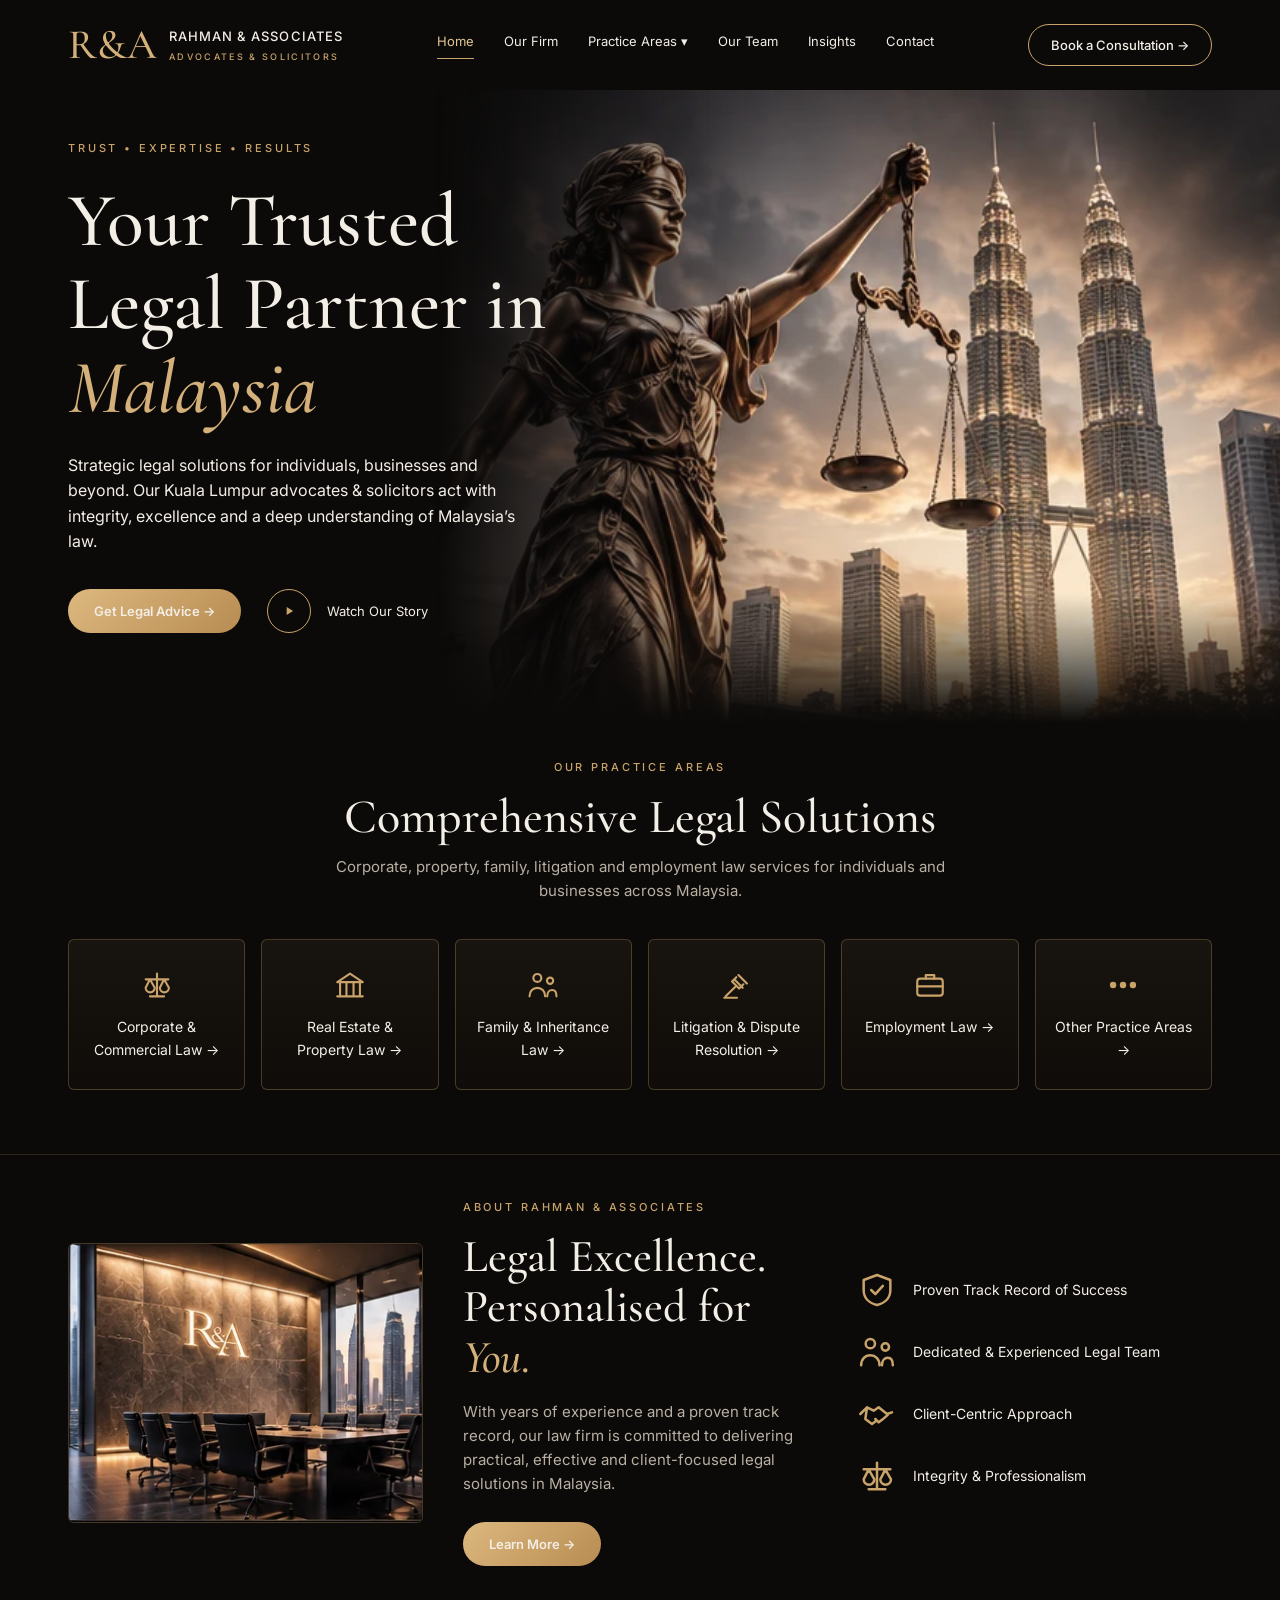
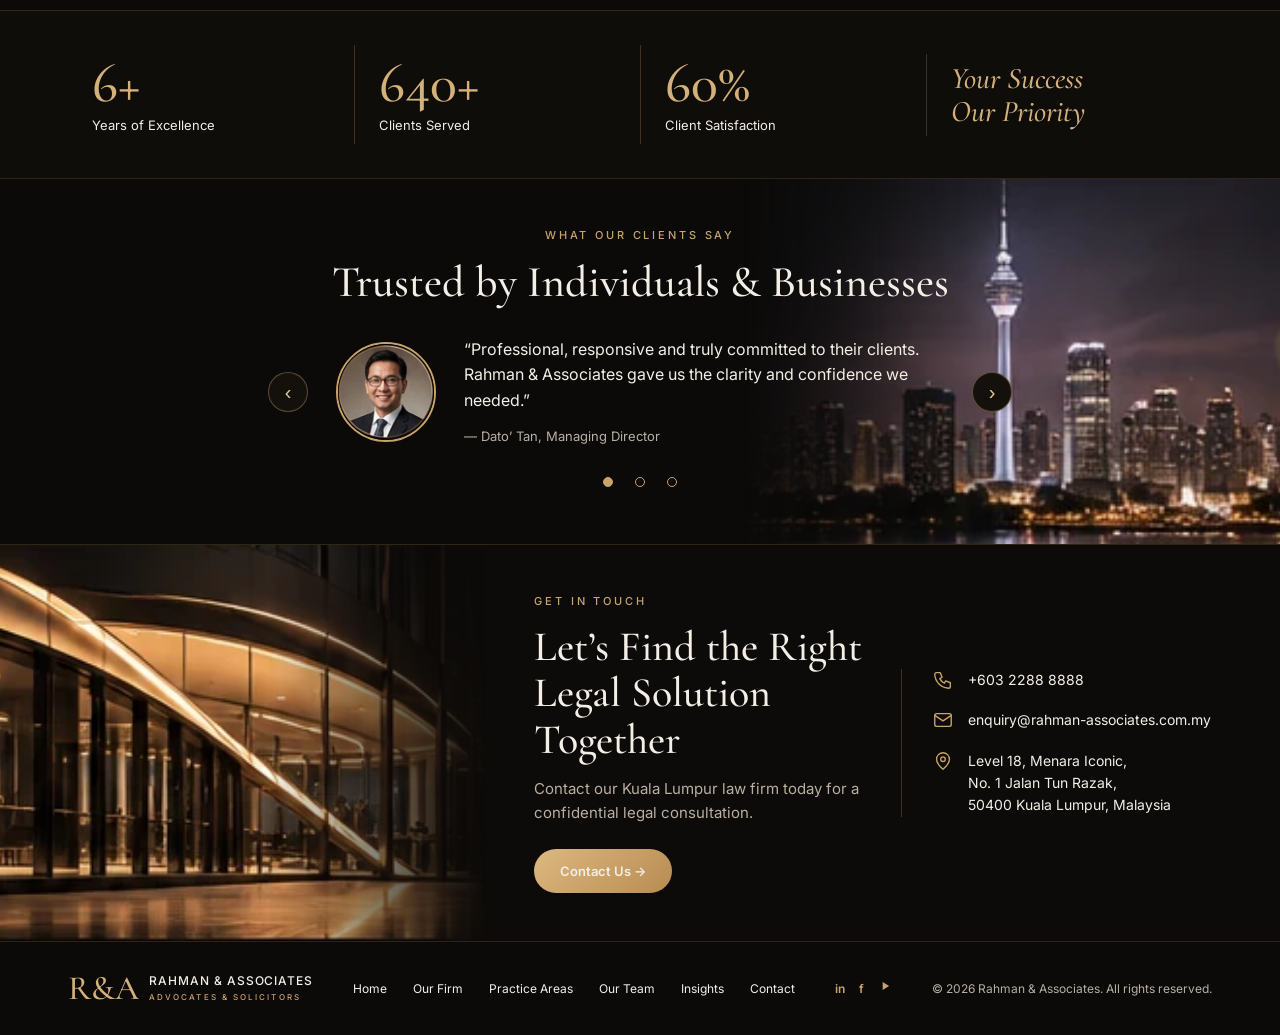
<file: index.html>
<!doctype html>
<html lang="en">
<head>
<meta charset="utf-8">
<meta name="viewport" content="width=device-width, initial-scale=1">
<title>Rahman &amp; Associates | Law Firm in Kuala Lumpur, Malaysia</title>
<meta name="description" content="Rahman &amp; Associates is a trusted law firm in Kuala Lumpur, Malaysia. Advocates &amp; solicitors in corporate &amp; commercial, real estate &amp; property, family &amp; inheritance, litigation and employment law.">
<link rel="preconnect" href="https://fonts.googleapis.com"><link rel="preconnect" href="https://fonts.gstatic.com" crossorigin><link href="https://fonts.googleapis.com/css2?family=Cormorant+Garamond:ital,wght@0,500;0,600;1,500&amp;family=Inter:wght@400;500;600&amp;display=swap" rel="stylesheet">
<link rel="stylesheet" href="assets/css/home.css">
<link rel="stylesheet" href="assets/css/extra.css">
</head>
<body>
<div class="pg">

<header class="w" style="display:flex;align-items:center;justify-content:space-between;gap:20px;flex-wrap:wrap;padding-top:22px;padding-bottom:22px">
<a href="#home" style="display:flex;align-items:center;gap:12px"><span class="sf" style="font-size:42px;color:#d4b07a">R&amp;A</span><span style="line-height:1.3"><b style="font-size:13px;letter-spacing:.08em;font-weight:500">RAHMAN &amp; ASSOCIATES</b><br><span class="ey" style="font-size:9px">Advocates &amp; Solicitors</span></span></a>
<nav style="display:flex;gap:30px;flex-wrap:wrap;font-size:13px"><a href="#home" style="color:#e3c795;border-bottom:1px solid #c9a36a;padding-bottom:6px">Home</a><a href="about.html">Our Firm</a><a href="services.html">Practice Areas ▾</a><a href="team.html">Our Team</a><a href="insights.html">Insights</a><a href="contact.html">Contact</a></nav>
<a href="contact.html" class="btn2">Book a Consultation →</a>
</header>

<section id="home" style="position:relative;overflow:hidden;min-height:620px;display:flex;align-items:center">
<img class="fr bg" src="assets/images/01-hero-lady-justice-kuala-lumpur.webp" alt="Lady Justice holding the scales of justice before the Petronas Towers in Kuala Lumpur, Malaysia" style="position:absolute;right:0;top:0;height:100%;width:min(66%,960px);object-fit:cover;object-position:60% center">
<div style="position:absolute;left:0;right:0;bottom:0;height:130px;background:linear-gradient(transparent,#0b0a09)"></div>
<div class="w" style="position:relative;width:100%;padding-top:50px;padding-bottom:90px"><div style="max-width:540px">
<div class="ey">Trust • Expertise • Results</div>
<h1 class="sf" style="font-size:clamp(46px,6vw,76px);margin:22px 0">Your Trusted Legal Partner in <i>Malaysia</i></h1>
<p style="max-width:450px;font-size:16px;margin:0 0 34px">Strategic legal solutions for individuals, businesses and beyond. Our Kuala Lumpur advocates &amp; solicitors act with integrity, excellence and a deep understanding of Malaysia’s law.</p>
<div style="display:flex;align-items:center;gap:26px;flex-wrap:wrap"><a href="contact.html" class="btn">Get Legal Advice →</a><a href="about.html" class="ft" style="font-size:13px"><span style="width:44px;height:44px;border-radius:50%;border:1px solid #c9a36a;display:flex;align-items:center;justify-content:center"><svg viewBox="0 0 24 24" aria-hidden="true" style="width:14px;height:14px;fill:#c9a36a"><path d="M8 5v14l11-7z"></path></svg></span>Watch Our Story</a></div>
</div></div>
</section>

<section id="practice" class="w" style="padding-top:36px;padding-bottom:64px;text-align:center">
<div class="ey">Our Practice Areas</div>
<h2 class="sf" style="font-size:clamp(34px,4vw,48px);margin:14px 0 12px">Comprehensive Legal Solutions</h2>
<p class="mu" style="max-width:640px;margin:0 auto 36px">Corporate, property, family, litigation and employment law services for individuals and businesses across Malaysia.</p>
<div style="display:grid;grid-template-columns:repeat(auto-fit,minmax(170px,1fr));gap:16px">
<a href="services.html" class="card"><svg class="ic" viewBox="0 0 24 24" aria-hidden="true"><path d="M12 4v16M7 20h10M4 8h16M7 8l-3 6a3.2 3.2 0 006.4 0L7 8zM17 8l-3 6a3.2 3.2 0 006.4 0L17 8z"></path></svg><span>Corporate &amp; Commercial Law →</span></a>
<a href="services.html" class="card"><svg class="ic" viewBox="0 0 24 24" aria-hidden="true"><path d="M3 20h18M5 20V10M9.5 20V10M14.5 20V10M19 20V10M3 10l9-6 9 6z"></path></svg><span>Real Estate &amp; Property Law →</span></a>
<a href="services.html" class="card"><svg class="ic" viewBox="0 0 24 24" aria-hidden="true"><circle cx="8" cy="7" r="2.8"></circle><circle cx="17" cy="9" r="2.2"></circle><path d="M2.5 20c0-3.800 2.500-6 5.500-6s5.500 2.200 5.500 6M15 20c0-2.800 1.500-4.500 3.500-4.500s3 1.700 3 4.500"></path></svg><span>Family &amp; Inheritance Law →</span></a>
<a href="services.html" class="card"><svg class="ic" viewBox="0 0 24 24" aria-hidden="true"><path d="M13 5l6 6M10 8l6 6M11.500 6.500l-3 3 5 5 3-3M4 20l7-7M3 21h9"></path></svg><span>Litigation &amp; Dispute Resolution →</span></a>
<a href="services.html" class="card"><svg class="ic" viewBox="0 0 24 24" aria-hidden="true"><rect x="3" y="7.500" width="18" height="12" rx="2"></rect><path d="M9 7.500V5h6v2.500M3 13h18"></path></svg><span>Employment Law →</span></a>
<a href="services.html" class="card"><svg class="ic" viewBox="0 0 24 24" aria-hidden="true" style="fill:#c9a36a"><circle cx="5" cy="12" r="1.500"></circle><circle cx="12" cy="12" r="1.500"></circle><circle cx="19" cy="12" r="1.500"></circle></svg><span>Other Practice Areas →</span></a>
</div>
</section>

<section id="about" class="sec">
<div class="w" style="display:grid;grid-template-columns:repeat(auto-fit,minmax(290px,1fr));gap:40px;align-items:center;padding-top:44px;padding-bottom:44px">
<img src="assets/images/02-law-firm-meeting-room.webp" alt="Meeting room of Rahman &amp; Associates law firm overlooking the Kuala Lumpur skyline" style="width:100%;height:280px;object-fit:cover;border-radius:6px;border:1px solid rgba(201,163,106,.3)">
<div><div class="ey">About Rahman &amp; Associates</div>
<h2 class="sf" style="font-size:clamp(34px,4vw,46px);margin:14px 0 18px">Legal Excellence. Personalised for <i>You.</i></h2>
<p class="mu" style="margin:0 0 26px">With years of experience and a proven track record, our law firm is committed to delivering practical, effective and client-focused legal solutions in Malaysia.</p>
<a href="about.html" class="btn">Learn More →</a></div>
<div style="display:flex;flex-direction:column;gap:22px;font-size:14px">
<div class="ft"><svg class="ic" viewBox="0 0 24 24" aria-hidden="true" style="width:40px;height:40px"><path d="M12 3l8 3v6c0 5-3.500 8-8 9-4.500-1-8-4-8-9V6z"></path><path d="M8.500 12l2.500 2.500 4.500-5"></path></svg>Proven Track Record of Success</div>
<div class="ft"><svg class="ic" viewBox="0 0 24 24" aria-hidden="true" style="width:40px;height:40px"><circle cx="8" cy="7" r="2.8"></circle><circle cx="17" cy="9" r="2.2"></circle><path d="M2.500 20c0-3.800 2.500-6 5.500-6s5.500 2.200 5.500 6M15 20c0-2.800 1.500-4.500 3.500-4.500s3 1.700 3 4.500"></path></svg>Dedicated &amp; Experienced Legal Team</div>
<div class="ft"><svg class="ic" viewBox="0 0 24 24" aria-hidden="true" style="width:40px;height:40px"><path d="M2 12l4-4 4 2 3-2 5 4 3-1M6 8l-1 7 4 3 2-1.500M11 15l2 2 2-1.500 3.500-3"></path></svg>Client-Centric Approach</div>
<div class="ft"><svg class="ic" viewBox="0 0 24 24" aria-hidden="true" style="width:40px;height:40px"><path d="M12 4v16M7 20h10M4 8h16M7 8l-3 6a3.2 3.2 0 006.4 0L7 8zM17 8l-3 6a3.2 3.2 0 006.4 0L17 8z"></path></svg>Integrity &amp; Professionalism</div>
</div>
</div>
</section>

<section class="sec" style="background:#0f0d0a"><div class="w" style="display:grid;grid-template-columns:repeat(auto-fit,minmax(200px,1fr));gap:20px 0;padding-top:34px;padding-bottom:34px;align-items:center">
<div class="st" style="border-left:0"><div class="sf" style="font-size:56px;color:#d4b07a">10+</div><div style="font-size:13px">Years of Excellence</div></div>
<div class="st"><div class="sf" style="font-size:56px;color:#d4b07a">1,000+</div><div style="font-size:13px">Clients Served</div></div>
<div class="st"><div class="sf" style="font-size:56px;color:#d4b07a">95%</div><div style="font-size:13px">Client Satisfaction</div></div>
<div class="st"><div class="sf" style="font-size:30px;color:#d4b07a;font-style:italic">Your Success<br>Our Priority</div></div>
</div></section>

<section id="testimonials" style="position:relative;overflow:hidden;border-top:1px solid rgba(201,163,106,.18);background:#0b0a09;color:#f3eee6"><img class="tkk" src="assets/images/04-kuala-lumpur-night-skyline.webp" alt="Kuala Lumpur skyline at night with the KL Tower" style="position:absolute;right:0;top:0;height:100%;width:42%;object-fit:cover;-webkit-mask-image:linear-gradient(270deg,#000 50%,transparent);mask-image:linear-gradient(270deg,#000 50%,transparent)"><div style="position:relative;max-width:1240px;margin:0 auto;padding:48px clamp(20px,4vw,48px)"><div style="text-align:center"><div style="font-size:11px;letter-spacing:.26em;text-transform:uppercase;color:#c9a36a;font-weight:500">What Our Clients Say</div><h2 style="font:500 clamp(32px,3.8vw,44px)/1.1 'Cormorant Garamond',Georgia,serif;margin:14px 0 30px">Trusted by Individuals &amp; Businesses</h2></div><div class="tc-row"><button type="button" class="tc-prev" aria-label="Previous testimonial" style="width:40px;height:40px;border-radius:50%;border:1px solid rgba(201,163,106,.4);background:#14110d;color:#e3c795;font-size:20px;cursor:pointer">&lsaquo;</button><img id="tc-img" src="assets/images/03-lawyer-testimonial-portrait.webp" alt="" style="width:100px;height:100px;border-radius:50%;border:2px solid #c9a36a;object-fit:cover"><div id="tc-ph" hidden style="width:100px;height:100px;border-radius:50%;border:2px solid #c9a36a;background:#14110d"></div><div style="max-width:480px;min-height:110px" aria-live="polite"><p id="tc-q" style="margin:0 0 10px;font-size:16px"></p><span id="tc-w" style="color:#b9afa2;font-size:13px"></span></div><button type="button" class="tc-next" aria-label="Next testimonial" style="width:40px;height:40px;border-radius:50%;border:1px solid rgba(201,163,106,.4);background:#14110d;color:#e3c795;font-size:20px;cursor:pointer">&rsaquo;</button></div><div id="tc-dots" style="display:flex;justify-content:center;gap:4px;margin-top:20px"></div></div></section>

<section id="contact" class="sec" style="display:flex;flex-wrap:wrap;align-items:stretch;background:#0d0b09">
<img class="fl" src="assets/images/05-modern-law-office-exterior.webp" alt="Modern glass-fronted law office exterior in Kuala Lumpur" style="flex:0 1 min(38%,520px);min-width:260px;height:auto;min-height:220px;object-fit:cover">
<div class="w" style="flex:1 1 560px;display:grid;grid-template-columns:repeat(auto-fit,minmax(260px,1fr));gap:36px;align-items:center;padding-top:48px;padding-bottom:48px;margin:0">
<div><div class="ey">Get in Touch</div><h2 class="sf" style="font-size:clamp(32px,3.6vw,42px);margin:14px 0 14px">Let’s Find the Right Legal Solution Together</h2><p class="mu" style="margin:0 0 24px">Contact our Kuala Lumpur law firm today for a confidential legal consultation.</p><a href="mailto:enquiry@rahman-associates.com.my" class="btn">Contact Us →</a></div>
<address style="font-style:normal;display:flex;flex-direction:column;gap:18px;font-size:14px;border-left:1px solid rgba(201,163,106,.25);padding-left:30px">
<a href="tel:+60322888888" class="ft" style="gap:14px"><svg class="ic" viewBox="0 0 24 24" aria-hidden="true" style="width:22px;height:22px"><path d="M5 4h4l2 5-2.500 1.500a11 11 0 005 5L15 13l5 2v4a2 2 0 01-2 2A16 16 0 013 6a2 2 0 012-2z"></path></svg>+603 2288 8888</a>
<a href="mailto:enquiry@rahman-associates.com.my" class="ft" style="gap:14px"><svg class="ic" viewBox="0 0 24 24" aria-hidden="true" style="width:22px;height:22px"><rect x="3" y="5" width="18" height="14" rx="2"></rect><path d="M3 7l9 6 9-6"></path></svg>enquiry@rahman-associates.com.my</a>
<div class="ft" style="gap:14px;align-items:flex-start"><svg class="ic" viewBox="0 0 24 24" aria-hidden="true" style="width:22px;height:22px"><path d="M12 21s-7-6.200-7-11a7 7 0 0114 0c0 4.800-7 11-7 11z"></path><circle cx="12" cy="10" r="2.500"></circle></svg><span>Level 18, Menara Iconic,<br>No. 1 Jalan Tun Razak,<br>50400 Kuala Lumpur, Malaysia</span></div>
</address>
</div>
</section>

<footer class="sec"><div class="w" style="display:flex;align-items:center;justify-content:space-between;gap:20px;flex-wrap:wrap;padding-top:28px;padding-bottom:28px;font-size:12px">
<a href="#home" class="ft" style="gap:10px"><span class="sf" style="font-size:34px;color:#d4b07a">R&amp;A</span><span style="line-height:1.3"><b style="font-weight:500;letter-spacing:.08em">RAHMAN &amp; ASSOCIATES</b><br><span class="ey" style="font-size:8px">Advocates &amp; Solicitors</span></span></a>
<nav style="display:flex;gap:26px;flex-wrap:wrap"><a href="#home">Home</a><a href="about.html">Our Firm</a><a href="services.html">Practice Areas</a><a href="team.html">Our Team</a><a href="insights.html">Insights</a><a href="contact.html">Contact</a></nav>
<div class="ft" style="gap:14px"><a href="#contact" aria-label="LinkedIn" style="color:#c9a36a;font-weight:600">in</a><a href="#contact" aria-label="Facebook" style="color:#c9a36a;font-weight:600">f</a><a href="#contact" aria-label="YouTube"><svg viewBox="0 0 24 24" aria-hidden="true" style="width:14px;height:14px;fill:#c9a36a"><path d="M8 5v14l11-7z"></path></svg></a></div>
<span class="mu">© 2026 Rahman &amp; Associates. All rights reserved.</span>
</div></footer>

</div>
<script src="assets/js/main.js" defer></script>
</body>
</html>
</file>
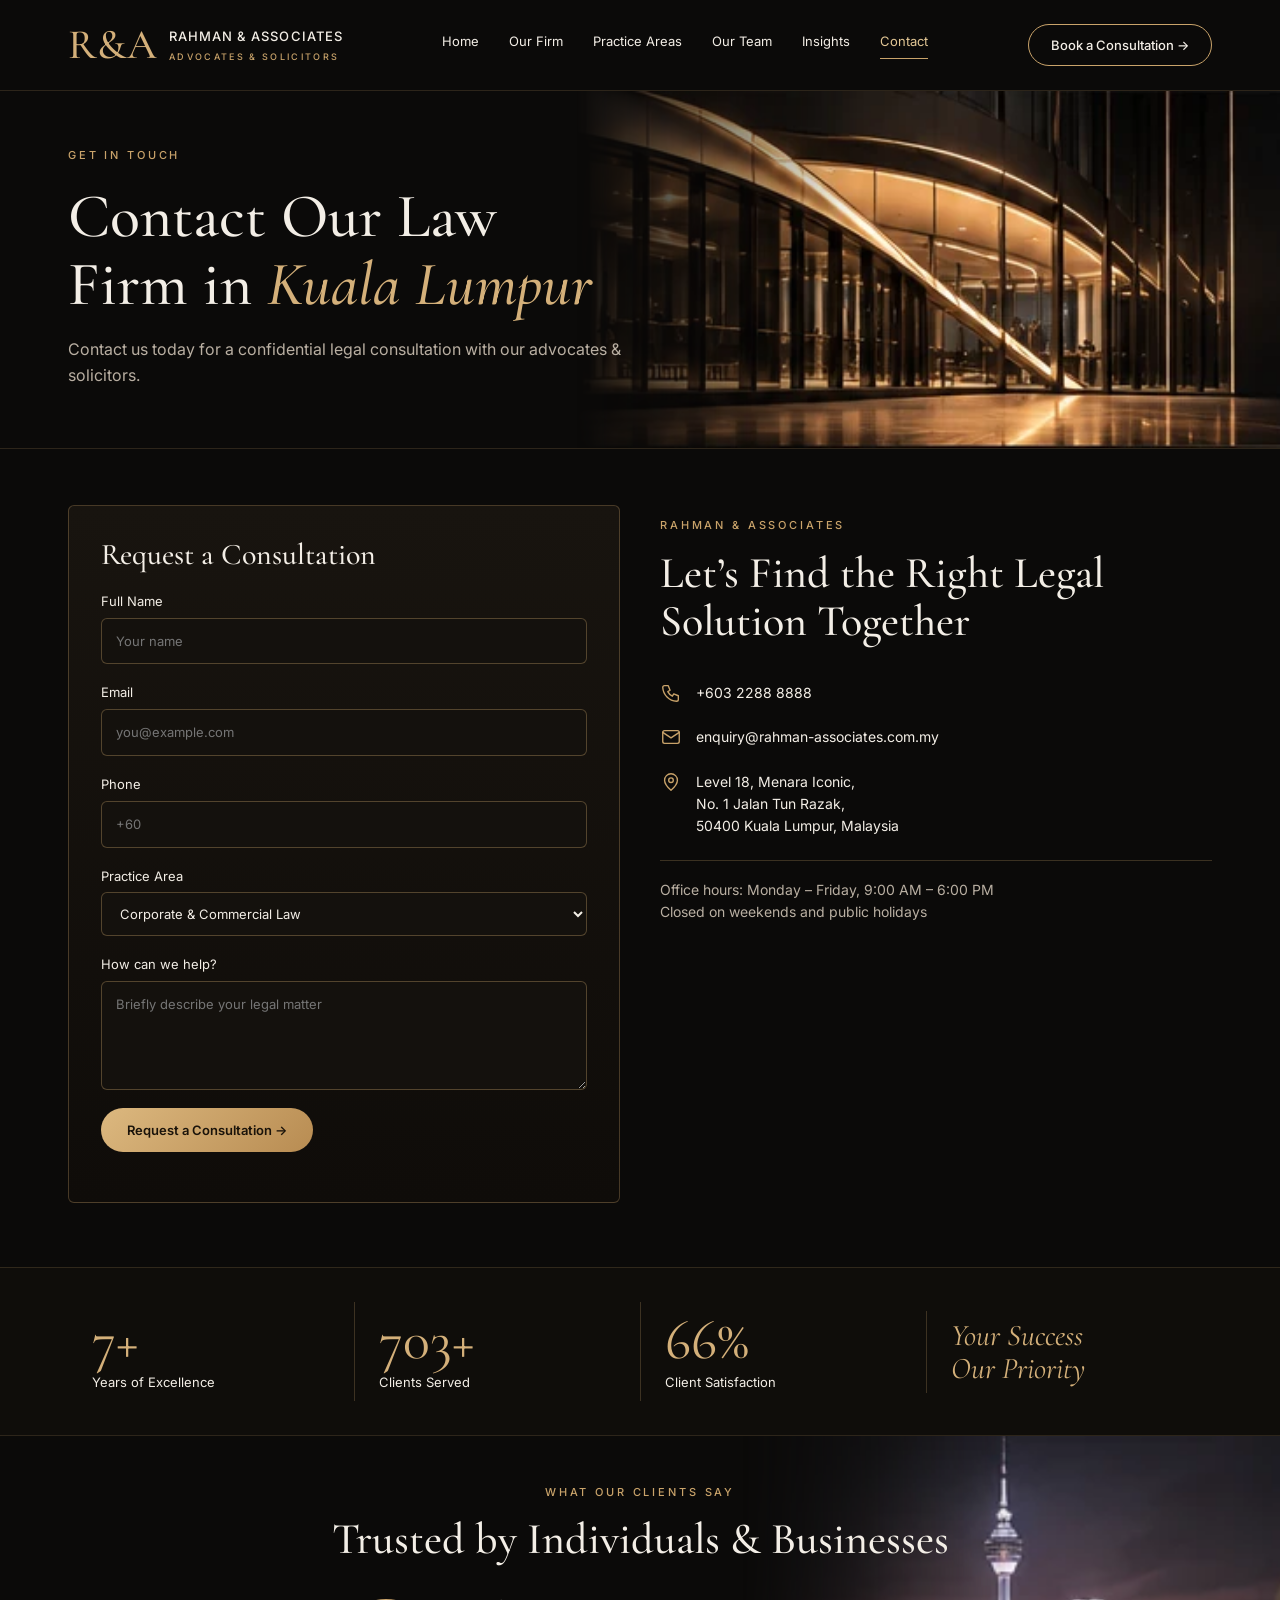
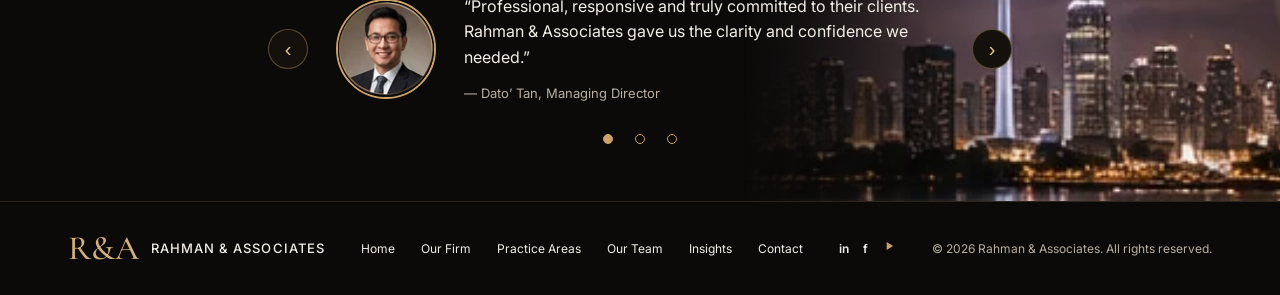
<file: contact.html>
<!doctype html>
<html lang="en">
<head>
<meta charset="utf-8">
<meta name="viewport" content="width=device-width, initial-scale=1">
<title>Contact Us | Rahman &amp; Associates, Law Firm in Kuala Lumpur</title>
<meta name="description" content="Contact Rahman &amp; Associates, law firm in Kuala Lumpur, for a confidential legal consultation. Phone +603 2288 8888.">
<link rel="preconnect" href="https://fonts.googleapis.com"><link rel="preconnect" href="https://fonts.gstatic.com" crossorigin><link href="https://fonts.googleapis.com/css2?family=Cormorant+Garamond:ital,wght@0,500;0,600;1,500&amp;family=Inter:wght@400;500;600&amp;display=swap" rel="stylesheet">
<link rel="stylesheet" href="assets/css/site.css">
<link rel="stylesheet" href="assets/css/extra.css">
</head>
<body>
<div class="pg">
<header class="w hd"><a class="lg" href="index.html"><span class="sf lm">R&amp;A</span><span style="line-height:1.3"><b>RAHMAN &amp; ASSOCIATES</b><br><span class="ey" style="font-size:9px">Advocates &amp; Solicitors</span></span></a><nav class="nv"><a href="index.html">Home</a><a href="about.html">Our Firm</a><a href="services.html">Practice Areas</a><a href="team.html">Our Team</a><a href="insights.html">Insights</a><a href="contact.html" class="on">Contact</a></nav><a href="contact.html" class="btn2">Book a Consultation →</a></header>

<section class="ph sec"><img class="hi fr bg" src="assets/images/05-modern-law-office-exterior.webp" alt="Modern law office exterior in Kuala Lumpur"><div class="w hx" style="padding-top:56px;padding-bottom:60px"><div style="max-width:560px"><div class="ey">Get in Touch</div><h1 class="sf ht">Contact Our Law Firm in <i>Kuala Lumpur</i></h1><p class="mu" style="font-size:16px;margin:0">Contact us today for a confidential legal consultation with our advocates &amp; solicitors.</p></div></div></section>

<section class="sec"><div class="w g" style="grid-template-columns:repeat(auto-fit,minmax(300px,1fr));gap:40px;padding-top:56px;padding-bottom:64px;align-items:start">
<div id="req" class="card l" style="gap:18px;padding:32px;align-items:stretch;text-align:left"><b style="font-size:30px">Request a Consultation</b>
<label class="fld">Full Name<input class="in" type="text" placeholder="Your name"></label>
<label class="fld">Email<input class="in" type="email" placeholder="you@example.com"></label>
<label class="fld">Phone<input class="in" type="tel" placeholder="+60"></label>
<label class="fld">Practice Area<select class="in"><option>Corporate &amp; Commercial Law</option><option>Real Estate &amp; Property Law</option><option>Family &amp; Inheritance Law</option><option>Litigation &amp; Dispute Resolution</option><option>Employment Law</option><option>Other Practice Areas</option></select></label>
<label class="fld">How can we help?<textarea class="in" rows="4" placeholder="Briefly describe your legal matter"></textarea></label>
<button type="button" class="btn" style="align-self:flex-start">Request a Consultation →</button></div>
<div style="display:flex;flex-direction:column;gap:22px;font-size:14px;padding-top:12px"><div><div class="ey">Rahman &amp; Associates</div><h2 class="sf h2">Let’s Find the Right Legal Solution Together</h2></div>
<a href="tel:+60322888888" class="ft" style="gap:14px"><svg class="ic" viewBox="0 0 24 24" aria-hidden="true" style="width:22px;height:22px"><path d="M5 4h4l2 5-2.500 1.500a11 11 0 005 5L15 13l5 2v4a2 2 0 01-2 2A16 16 0 013 6a2 2 0 012-2z"></path></svg>+603 2288 8888</a>
<a href="mailto:enquiry@rahman-associates.com.my" class="ft" style="gap:14px"><svg class="ic" viewBox="0 0 24 24" aria-hidden="true" style="width:22px;height:22px"><rect x="3" y="5" width="18" height="14" rx="2"></rect><path d="M3 7l9 6 9-6"></path></svg>enquiry@rahman-associates.com.my</a>
<div class="ft" style="gap:14px;align-items:flex-start"><svg class="ic" viewBox="0 0 24 24" aria-hidden="true" style="width:22px;height:22px"><path d="M12 21s-7-6.200-7-11a7 7 0 0114 0c0 4.800-7 11-7 11z"></path><circle cx="12" cy="10" r="2.500"></circle></svg><span>Level 18, Menara Iconic,<br>No. 1 Jalan Tun Razak,<br>50400 Kuala Lumpur, Malaysia</span></div>
<div class="mu" style="border-top:1px solid rgba(201,163,106,.25);padding-top:18px">Office hours: Monday – Friday, 9:00 AM – 6:00 PM<br>Closed on weekends and public holidays</div></div>
</div></section>

<section class="sec" style="background:#0f0d0a"><div class="w sg"><div class="st"><div class="sn">10+</div><div style="font-size:13px">Years of Excellence</div></div><div class="st"><div class="sn">1,000+</div><div style="font-size:13px">Clients Served</div></div><div class="st"><div class="sn">95%</div><div style="font-size:13px">Client Satisfaction</div></div><div class="st"><div class="sn" style="font-size:30px;font-style:italic">Your Success<br>Our Priority</div></div></div></section>
<section id="testimonials" style="position:relative;overflow:hidden;border-top:1px solid rgba(201,163,106,.18);background:#0b0a09;color:#f3eee6"><img class="tkk" src="assets/images/04-kuala-lumpur-night-skyline.webp" alt="Kuala Lumpur skyline at night with the KL Tower" style="position:absolute;right:0;top:0;height:100%;width:42%;object-fit:cover;-webkit-mask-image:linear-gradient(270deg,#000 50%,transparent);mask-image:linear-gradient(270deg,#000 50%,transparent)"><div style="position:relative;max-width:1240px;margin:0 auto;padding:48px clamp(20px,4vw,48px)"><div style="text-align:center"><div style="font-size:11px;letter-spacing:.26em;text-transform:uppercase;color:#c9a36a;font-weight:500">What Our Clients Say</div><h2 style="font:500 clamp(32px,3.8vw,44px)/1.1 'Cormorant Garamond',Georgia,serif;margin:14px 0 30px">Trusted by Individuals &amp; Businesses</h2></div><div class="tc-row"><button type="button" class="tc-prev" aria-label="Previous testimonial" style="width:40px;height:40px;border-radius:50%;border:1px solid rgba(201,163,106,.4);background:#14110d;color:#e3c795;font-size:20px;cursor:pointer">&lsaquo;</button><img id="tc-img" src="assets/images/03-lawyer-testimonial-portrait.webp" alt="" style="width:100px;height:100px;border-radius:50%;border:2px solid #c9a36a;object-fit:cover"><div id="tc-ph" hidden style="width:100px;height:100px;border-radius:50%;border:2px solid #c9a36a;background:#14110d"></div><div style="max-width:480px;min-height:110px" aria-live="polite"><p id="tc-q" style="margin:0 0 10px;font-size:16px"></p><span id="tc-w" style="color:#b9afa2;font-size:13px"></span></div><button type="button" class="tc-next" aria-label="Next testimonial" style="width:40px;height:40px;border-radius:50%;border:1px solid rgba(201,163,106,.4);background:#14110d;color:#e3c795;font-size:20px;cursor:pointer">&rsaquo;</button></div><div id="tc-dots" style="display:flex;justify-content:center;gap:4px;margin-top:20px"></div></div></section>
<footer class="sec"><div class="w fo"><a class="lg" href="index.html"><span class="sf lm" style="font-size:34px">R&amp;A</span><b>RAHMAN &amp; ASSOCIATES</b></a><nav class="nv" style="gap:26px;font-size:12px"><a href="index.html">Home</a><a href="about.html">Our Firm</a><a href="services.html">Practice Areas</a><a href="team.html">Our Team</a><a href="insights.html">Insights</a><a href="contact.html">Contact</a></nav><div class="ft" style="gap:14px"><a href="contact.html" aria-label="LinkedIn" class="so">in</a><a href="contact.html" aria-label="Facebook" class="so">f</a><a href="contact.html" aria-label="YouTube"><svg viewBox="0 0 24 24" aria-hidden="true" style="width:14px;height:14px;fill:#c9a36a"><path d="M8 5v14l11-7z"/></svg></a></div><span class="mu">© 2026 Rahman &amp; Associates. All rights reserved.</span></div></footer>
</div>
<script src="assets/js/main.js" defer></script>
</body>
</html>
</file>
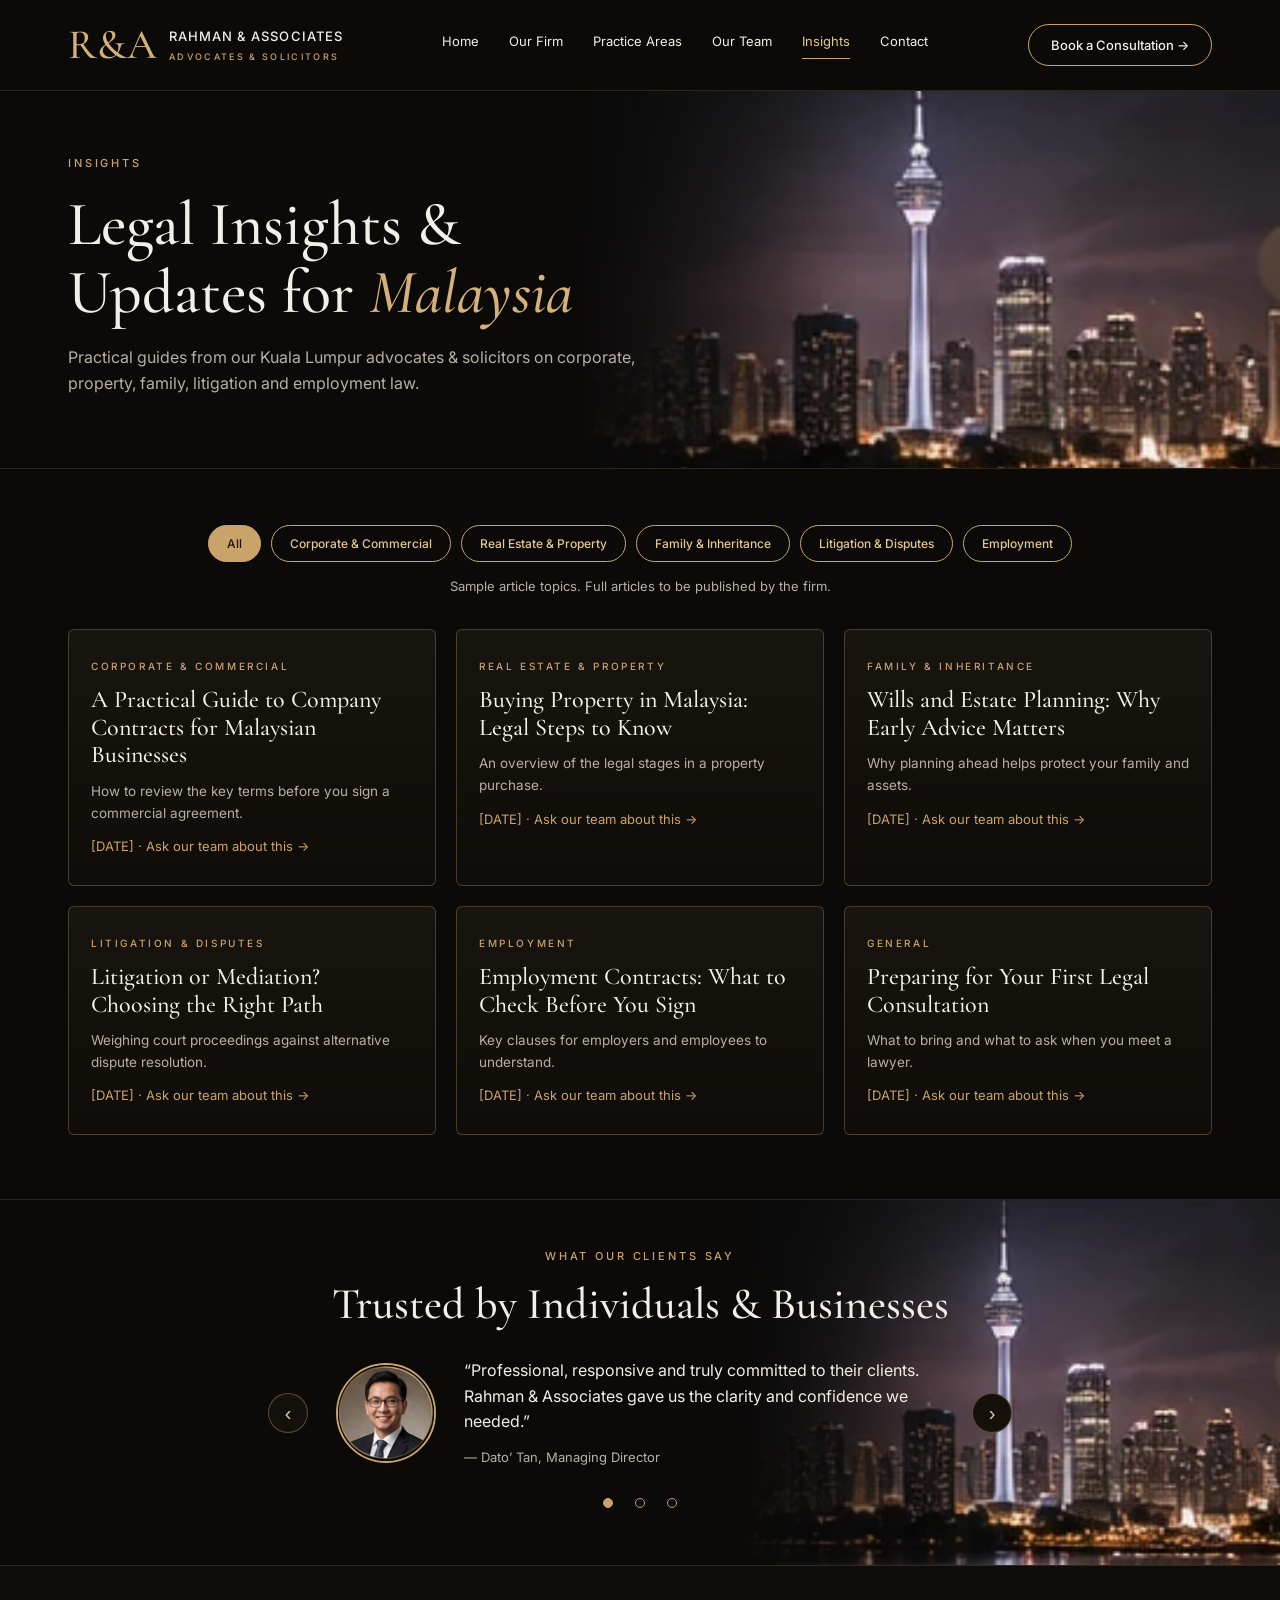
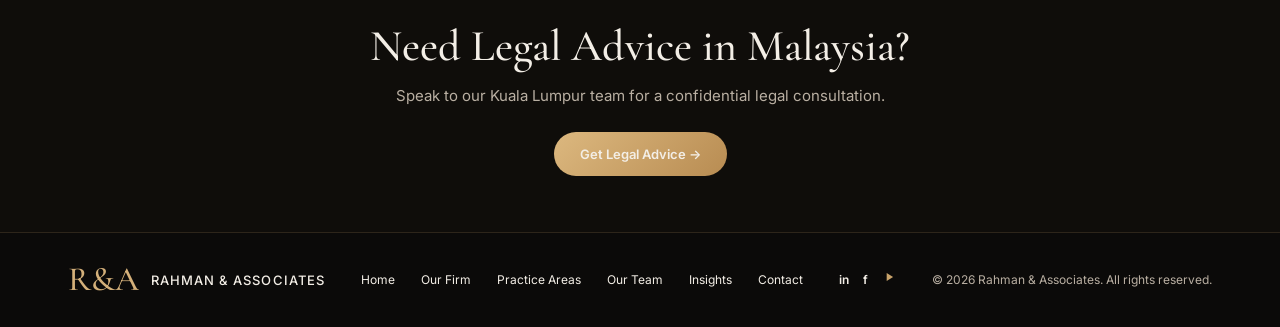
<file: insights.html>
<!doctype html>
<html lang="en">
<head>
<meta charset="utf-8">
<meta name="viewport" content="width=device-width, initial-scale=1">
<title>Legal Insights &amp; Updates | Rahman &amp; Associates, Malaysia</title>
<meta name="description" content="Legal insights and updates for Malaysia from Rahman &amp; Associates: guides on corporate, property, family, litigation and employment law.">
<link rel="preconnect" href="https://fonts.googleapis.com"><link rel="preconnect" href="https://fonts.gstatic.com" crossorigin><link href="https://fonts.googleapis.com/css2?family=Cormorant+Garamond:ital,wght@0,500;0,600;1,500&amp;family=Inter:wght@400;500;600&amp;display=swap" rel="stylesheet">
<link rel="stylesheet" href="assets/css/site.css">
<link rel="stylesheet" href="assets/css/extra.css">
</head>
<body>
<div class="pg">
<header class="w hd"><a class="lg" href="index.html"><span class="sf lm">R&amp;A</span><span style="line-height:1.3"><b>RAHMAN &amp; ASSOCIATES</b><br><span class="ey" style="font-size:9px">Advocates &amp; Solicitors</span></span></a><nav class="nv"><a href="index.html">Home</a><a href="about.html">Our Firm</a><a href="services.html">Practice Areas</a><a href="team.html">Our Team</a><a href="insights.html" class="on">Insights</a><a href="contact.html">Contact</a></nav><a href="contact.html" class="btn2">Book a Consultation &rarr;</a></header>
<section class="ph sec"><img class="hi fr bg" src="assets/images/04-kuala-lumpur-night-skyline.webp" alt="Kuala Lumpur skyline at night with the KL Tower"><div class="w hx"><div style="max-width:580px"><div class="ey">Insights</div><h1 class="sf ht">Legal Insights &amp; Updates for <i>Malaysia</i></h1><p class="mu" style="font-size:16px;margin:0">Practical guides from our Kuala Lumpur advocates &amp; solicitors on corporate, property, family, litigation and employment law.</p></div></div></section><section class="sec"><div class="w" style="padding-top:56px;padding-bottom:64px"><div style="display:flex;gap:10px;flex-wrap:wrap;justify-content:center;margin-bottom:14px"><button type="button" class="btn2 chip" data-k="0" style="font-size:12px;padding:10px 18px;cursor:pointer;background:#c9a36a;color:#1a130a">All</button><button type="button" class="btn2 chip" data-k="1" style="font-size:12px;padding:10px 18px;cursor:pointer;background:transparent;color:#e3c795">Corporate &amp; Commercial</button><button type="button" class="btn2 chip" data-k="2" style="font-size:12px;padding:10px 18px;cursor:pointer;background:transparent;color:#e3c795">Real Estate &amp; Property</button><button type="button" class="btn2 chip" data-k="3" style="font-size:12px;padding:10px 18px;cursor:pointer;background:transparent;color:#e3c795">Family &amp; Inheritance</button><button type="button" class="btn2 chip" data-k="4" style="font-size:12px;padding:10px 18px;cursor:pointer;background:transparent;color:#e3c795">Litigation &amp; Disputes</button><button type="button" class="btn2 chip" data-k="5" style="font-size:12px;padding:10px 18px;cursor:pointer;background:transparent;color:#e3c795">Employment</button></div><p class="mu" style="text-align:center;font-size:13px;margin:0 0 32px">Sample article topics. Full articles to be published by the firm.</p><div class="g" style="grid-template-columns:repeat(auto-fit,minmax(300px,1fr))"><a href="contact.html" class="card l" data-k="1"><span class="ey" style="font-size:10px;color:#c9a36a">Corporate &amp; Commercial</span><b>A Practical Guide to Company Contracts for Malaysian Businesses</b><span>How to review the key terms before you sign a commercial agreement.</span><i style="color:#c9a36a;font-style:normal;font-size:13px">[DATE] &middot; Ask our team about this &rarr;</i></a><a href="contact.html" class="card l" data-k="2"><span class="ey" style="font-size:10px;color:#c9a36a">Real Estate &amp; Property</span><b>Buying Property in Malaysia: Legal Steps to Know</b><span>An overview of the legal stages in a property purchase.</span><i style="color:#c9a36a;font-style:normal;font-size:13px">[DATE] &middot; Ask our team about this &rarr;</i></a><a href="contact.html" class="card l" data-k="3"><span class="ey" style="font-size:10px;color:#c9a36a">Family &amp; Inheritance</span><b>Wills and Estate Planning: Why Early Advice Matters</b><span>Why planning ahead helps protect your family and assets.</span><i style="color:#c9a36a;font-style:normal;font-size:13px">[DATE] &middot; Ask our team about this &rarr;</i></a><a href="contact.html" class="card l" data-k="4"><span class="ey" style="font-size:10px;color:#c9a36a">Litigation &amp; Disputes</span><b>Litigation or Mediation? Choosing the Right Path</b><span>Weighing court proceedings against alternative dispute resolution.</span><i style="color:#c9a36a;font-style:normal;font-size:13px">[DATE] &middot; Ask our team about this &rarr;</i></a><a href="contact.html" class="card l" data-k="5"><span class="ey" style="font-size:10px;color:#c9a36a">Employment</span><b>Employment Contracts: What to Check Before You Sign</b><span>Key clauses for employers and employees to understand.</span><i style="color:#c9a36a;font-style:normal;font-size:13px">[DATE] &middot; Ask our team about this &rarr;</i></a><a href="contact.html" class="card l" data-k="0"><span class="ey" style="font-size:10px;color:#c9a36a">General</span><b>Preparing for Your First Legal Consultation</b><span>What to bring and what to ask when you meet a lawyer.</span><i style="color:#c9a36a;font-style:normal;font-size:13px">[DATE] &middot; Ask our team about this &rarr;</i></a></div></div></section><section id="testimonials" style="position:relative;overflow:hidden;border-top:1px solid rgba(201,163,106,.18);background:#0b0a09;color:#f3eee6"><img class="tkk" src="assets/images/04-kuala-lumpur-night-skyline.webp" alt="Kuala Lumpur skyline at night with the KL Tower" style="position:absolute;right:0;top:0;height:100%;width:42%;object-fit:cover;-webkit-mask-image:linear-gradient(270deg,#000 50%,transparent);mask-image:linear-gradient(270deg,#000 50%,transparent)"><div style="position:relative;max-width:1240px;margin:0 auto;padding:48px clamp(20px,4vw,48px)"><div style="text-align:center"><div style="font-size:11px;letter-spacing:.26em;text-transform:uppercase;color:#c9a36a;font-weight:500">What Our Clients Say</div><h2 style="font:500 clamp(32px,3.8vw,44px)/1.1 'Cormorant Garamond',Georgia,serif;margin:14px 0 30px">Trusted by Individuals &amp; Businesses</h2></div><div class="tc-row"><button type="button" class="tc-prev" aria-label="Previous testimonial" style="width:40px;height:40px;border-radius:50%;border:1px solid rgba(201,163,106,.4);background:#14110d;color:#e3c795;font-size:20px;cursor:pointer">&lsaquo;</button><img id="tc-img" src="assets/images/03-lawyer-testimonial-portrait.webp" alt="" style="width:100px;height:100px;border-radius:50%;border:2px solid #c9a36a;object-fit:cover"><div id="tc-ph" hidden style="width:100px;height:100px;border-radius:50%;border:2px solid #c9a36a;background:#14110d"></div><div style="max-width:480px;min-height:110px" aria-live="polite"><p id="tc-q" style="margin:0 0 10px;font-size:16px"></p><span id="tc-w" style="color:#b9afa2;font-size:13px"></span></div><button type="button" class="tc-next" aria-label="Next testimonial" style="width:40px;height:40px;border-radius:50%;border:1px solid rgba(201,163,106,.4);background:#14110d;color:#e3c795;font-size:20px;cursor:pointer">&rsaquo;</button></div><div id="tc-dots" style="display:flex;justify-content:center;gap:4px;margin-top:20px"></div></div></section><section class="sec cta"><h2 class="sf h2" style="margin-top:0">Need Legal Advice in Malaysia?</h2><p class="mu" style="margin:0 0 24px">Speak to our Kuala Lumpur team for a confidential legal consultation.</p><a href="contact.html" class="btn">Get Legal Advice &rarr;</a></section>
<footer class="sec"><div class="w fo"><a class="lg" href="index.html"><span class="sf lm" style="font-size:34px">R&amp;A</span><b>RAHMAN &amp; ASSOCIATES</b></a><nav class="nv" style="gap:26px;font-size:12px"><a href="index.html">Home</a><a href="about.html">Our Firm</a><a href="services.html">Practice Areas</a><a href="team.html">Our Team</a><a href="insights.html">Insights</a><a href="contact.html">Contact</a></nav><div class="ft" style="gap:14px"><a href="contact.html" aria-label="LinkedIn" class="so">in</a><a href="contact.html" aria-label="Facebook" class="so">f</a><a href="contact.html" aria-label="YouTube"><svg viewBox="0 0 24 24" aria-hidden="true" style="width:14px;height:14px;fill:#c9a36a"><path d="M8 5v14l11-7z"/></svg></a></div><span class="mu">&copy; 2026 Rahman &amp; Associates. All rights reserved.</span></div></footer>
</div>
<script src="assets/js/main.js" defer></script>
</body>
</html>
</file>
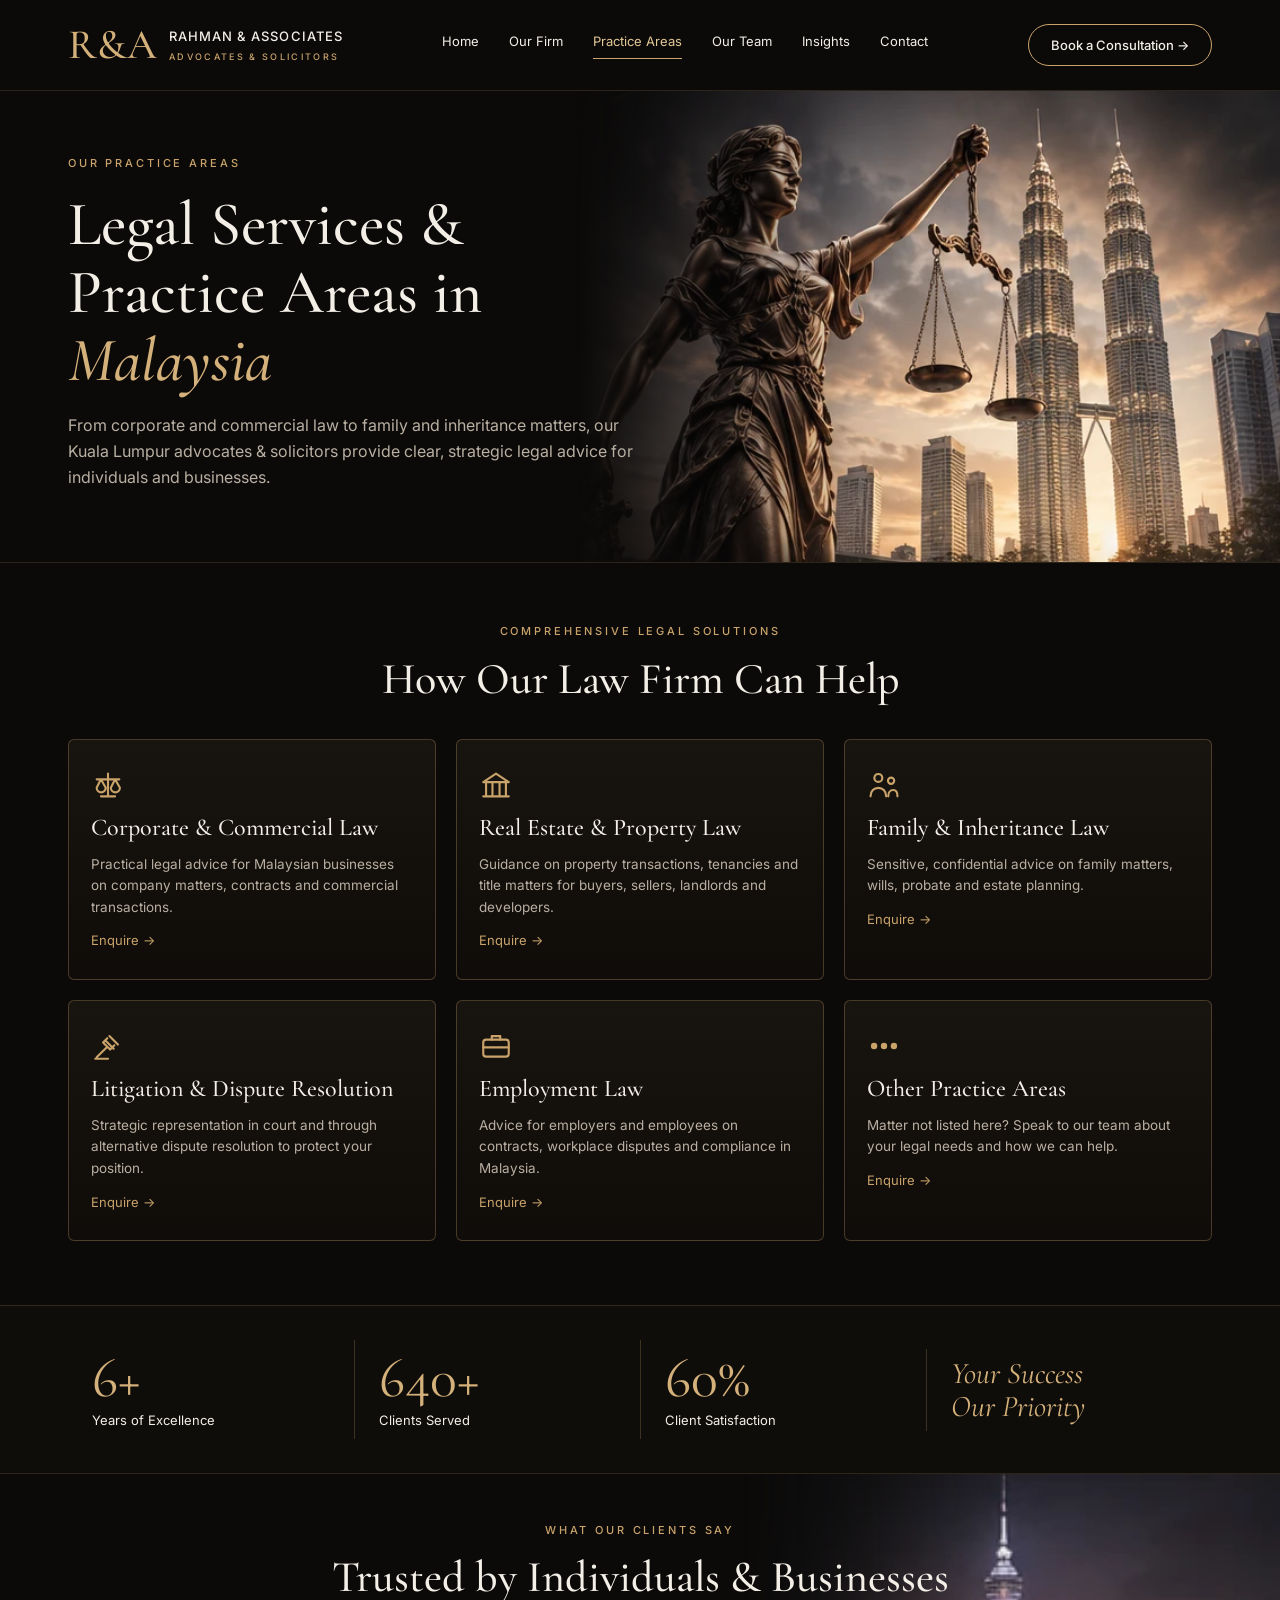
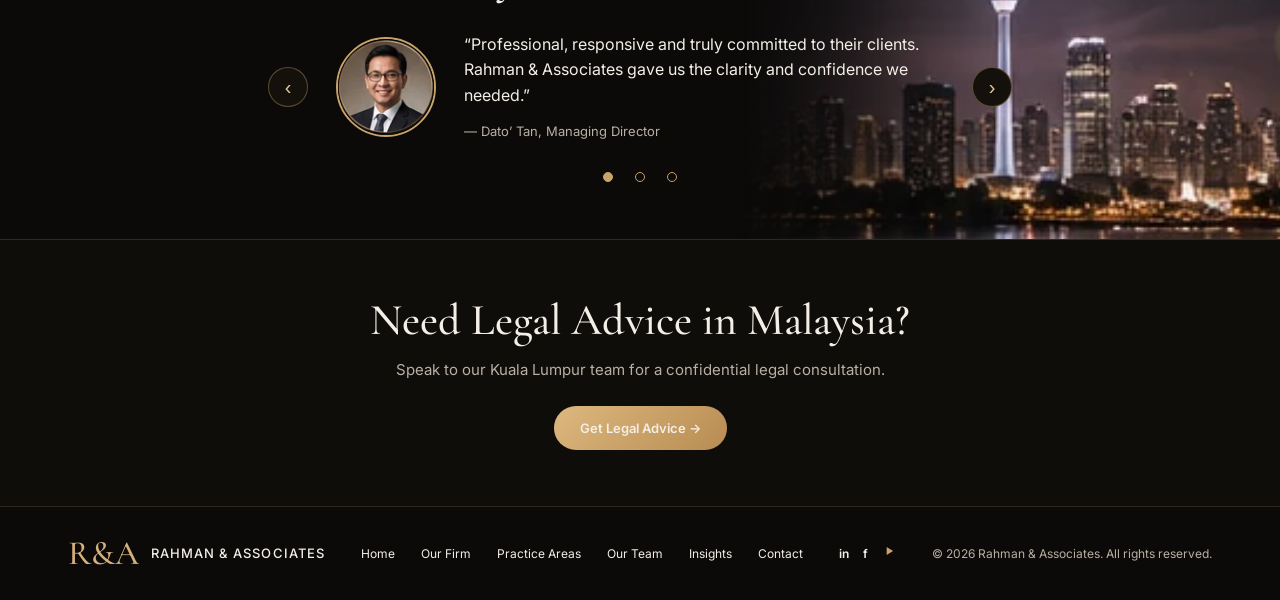
<file: services.html>
<!doctype html>
<html lang="en">
<head>
<meta charset="utf-8">
<meta name="viewport" content="width=device-width, initial-scale=1">
<title>Legal Services &amp; Practice Areas | Rahman &amp; Associates, Malaysia</title>
<meta name="description" content="Legal services and practice areas in Malaysia: corporate &amp; commercial law, real estate &amp; property law, family &amp; inheritance law, litigation &amp; dispute resolution and employment law.">
<link rel="preconnect" href="https://fonts.googleapis.com"><link rel="preconnect" href="https://fonts.gstatic.com" crossorigin><link href="https://fonts.googleapis.com/css2?family=Cormorant+Garamond:ital,wght@0,500;0,600;1,500&amp;family=Inter:wght@400;500;600&amp;display=swap" rel="stylesheet">
<link rel="stylesheet" href="assets/css/site.css">
<link rel="stylesheet" href="assets/css/extra.css">
</head>
<body>
<div class="pg">
<header class="w hd"><a class="lg" href="index.html"><span class="sf lm">R&amp;A</span><span style="line-height:1.3"><b>RAHMAN &amp; ASSOCIATES</b><br><span class="ey" style="font-size:9px">Advocates &amp; Solicitors</span></span></a><nav class="nv"><a href="index.html">Home</a><a href="about.html">Our Firm</a><a href="services.html" class="on">Practice Areas</a><a href="team.html">Our Team</a><a href="insights.html">Insights</a><a href="contact.html">Contact</a></nav><a href="contact.html" class="btn2">Book a Consultation →</a></header>

<section class="ph sec"><img class="hi fr bg" src="assets/images/01-hero-lady-justice-kuala-lumpur.webp" alt="Lady Justice holding the scales of justice before the Petronas Towers, Kuala Lumpur" style="object-position:60% center"><div class="w hx"><div style="max-width:580px"><div class="ey">Our Practice Areas</div><h1 class="sf ht">Legal Services &amp; Practice Areas in <i>Malaysia</i></h1><p class="mu" style="font-size:16px;margin:0">From corporate and commercial law to family and inheritance matters, our Kuala Lumpur advocates &amp; solicitors provide clear, strategic legal advice for individuals and businesses.</p></div></div></section>

<section class="sec"><div class="w" style="padding-top:60px;padding-bottom:64px"><div style="text-align:center;margin-bottom:36px"><div class="ey">Comprehensive Legal Solutions</div><h2 class="sf h2">How Our Law Firm Can Help</h2></div>
<div class="g" style="grid-template-columns:repeat(auto-fit,minmax(300px,1fr))">
<a href="contact.html" class="card l"><svg class="ic" viewBox="0 0 24 24" aria-hidden="true"><path d="M12 4v16M7 20h10M4 8h16M7 8l-3 6a3.2 3.2 0 006.4 0L7 8zM17 8l-3 6a3.2 3.2 0 006.4 0L17 8z"></path></svg><b>Corporate &amp; Commercial Law</b><span>Practical legal advice for Malaysian businesses on company matters, contracts and commercial transactions.</span><i style="color:#c9a36a;font-style:normal;font-size:13px">Enquire →</i></a>
<a href="contact.html" class="card l"><svg class="ic" viewBox="0 0 24 24" aria-hidden="true"><path d="M3 20h18M5 20V10M9.5 20V10M14.5 20V10M19 20V10M3 10l9-6 9 6z"></path></svg><b>Real Estate &amp; Property Law</b><span>Guidance on property transactions, tenancies and title matters for buyers, sellers, landlords and developers.</span><i style="color:#c9a36a;font-style:normal;font-size:13px">Enquire →</i></a>
<a href="contact.html" class="card l"><svg class="ic" viewBox="0 0 24 24" aria-hidden="true"><circle cx="8" cy="7" r="2.8"></circle><circle cx="17" cy="9" r="2.2"></circle><path d="M2.500 20c0-3.800 2.500-6 5.500-6s5.500 2.200 5.500 6M15 20c0-2.800 1.500-4.500 3.500-4.500s3 1.700 3 4.500"></path></svg><b>Family &amp; Inheritance Law</b><span>Sensitive, confidential advice on family matters, wills, probate and estate planning.</span><i style="color:#c9a36a;font-style:normal;font-size:13px">Enquire →</i></a>
<a href="contact.html" class="card l"><svg class="ic" viewBox="0 0 24 24" aria-hidden="true"><path d="M13 5l6 6M10 8l6 6M11.500 6.500l-3 3 5 5 3-3M4 20l7-7M3 21h9"></path></svg><b>Litigation &amp; Dispute Resolution</b><span>Strategic representation in court and through alternative dispute resolution to protect your position.</span><i style="color:#c9a36a;font-style:normal;font-size:13px">Enquire →</i></a>
<a href="contact.html" class="card l"><svg class="ic" viewBox="0 0 24 24" aria-hidden="true"><rect x="3" y="7.500" width="18" height="12" rx="2"></rect><path d="M9 7.500V5h6v2.500M3 13h18"></path></svg><b>Employment Law</b><span>Advice for employers and employees on contracts, workplace disputes and compliance in Malaysia.</span><i style="color:#c9a36a;font-style:normal;font-size:13px">Enquire →</i></a>
<a href="contact.html" class="card l"><svg class="ic" viewBox="0 0 24 24" aria-hidden="true" style="fill:#c9a36a"><circle cx="5" cy="12" r="1.500"></circle><circle cx="12" cy="12" r="1.500"></circle><circle cx="19" cy="12" r="1.500"></circle></svg><b>Other Practice Areas</b><span>Matter not listed here? Speak to our team about your legal needs and how we can help.</span><i style="color:#c9a36a;font-style:normal;font-size:13px">Enquire →</i></a>
</div></div></section>

<section class="sec" style="background:#0f0d0a"><div class="w sg"><div class="st"><div class="sn">10+</div><div style="font-size:13px">Years of Excellence</div></div><div class="st"><div class="sn">1,000+</div><div style="font-size:13px">Clients Served</div></div><div class="st"><div class="sn">95%</div><div style="font-size:13px">Client Satisfaction</div></div><div class="st"><div class="sn" style="font-size:30px;font-style:italic">Your Success<br>Our Priority</div></div></div></section>
<section id="testimonials" style="position:relative;overflow:hidden;border-top:1px solid rgba(201,163,106,.18);background:#0b0a09;color:#f3eee6"><img class="tkk" src="assets/images/04-kuala-lumpur-night-skyline.webp" alt="Kuala Lumpur skyline at night with the KL Tower" style="position:absolute;right:0;top:0;height:100%;width:42%;object-fit:cover;-webkit-mask-image:linear-gradient(270deg,#000 50%,transparent);mask-image:linear-gradient(270deg,#000 50%,transparent)"><div style="position:relative;max-width:1240px;margin:0 auto;padding:48px clamp(20px,4vw,48px)"><div style="text-align:center"><div style="font-size:11px;letter-spacing:.26em;text-transform:uppercase;color:#c9a36a;font-weight:500">What Our Clients Say</div><h2 style="font:500 clamp(32px,3.8vw,44px)/1.1 'Cormorant Garamond',Georgia,serif;margin:14px 0 30px">Trusted by Individuals &amp; Businesses</h2></div><div class="tc-row"><button type="button" class="tc-prev" aria-label="Previous testimonial" style="width:40px;height:40px;border-radius:50%;border:1px solid rgba(201,163,106,.4);background:#14110d;color:#e3c795;font-size:20px;cursor:pointer">&lsaquo;</button><img id="tc-img" src="assets/images/03-lawyer-testimonial-portrait.webp" alt="" style="width:100px;height:100px;border-radius:50%;border:2px solid #c9a36a;object-fit:cover"><div id="tc-ph" hidden style="width:100px;height:100px;border-radius:50%;border:2px solid #c9a36a;background:#14110d"></div><div style="max-width:480px;min-height:110px" aria-live="polite"><p id="tc-q" style="margin:0 0 10px;font-size:16px"></p><span id="tc-w" style="color:#b9afa2;font-size:13px"></span></div><button type="button" class="tc-next" aria-label="Next testimonial" style="width:40px;height:40px;border-radius:50%;border:1px solid rgba(201,163,106,.4);background:#14110d;color:#e3c795;font-size:20px;cursor:pointer">&rsaquo;</button></div><div id="tc-dots" style="display:flex;justify-content:center;gap:4px;margin-top:20px"></div></div></section>
<section class="sec cta"><h2 class="sf h2" style="margin-top:0">Need Legal Advice in Malaysia?</h2><p class="mu" style="margin:0 0 24px">Speak to our Kuala Lumpur team for a confidential legal consultation.</p><a href="contact.html" class="btn">Get Legal Advice →</a></section>

<footer class="sec"><div class="w fo"><a class="lg" href="index.html"><span class="sf lm" style="font-size:34px">R&amp;A</span><b>RAHMAN &amp; ASSOCIATES</b></a><nav class="nv" style="gap:26px;font-size:12px"><a href="index.html">Home</a><a href="about.html">Our Firm</a><a href="services.html">Practice Areas</a><a href="team.html">Our Team</a><a href="insights.html">Insights</a><a href="contact.html">Contact</a></nav><div class="ft" style="gap:14px"><a href="contact.html" aria-label="LinkedIn" class="so">in</a><a href="contact.html" aria-label="Facebook" class="so">f</a><a href="contact.html" aria-label="YouTube"><svg viewBox="0 0 24 24" aria-hidden="true" style="width:14px;height:14px;fill:#c9a36a"><path d="M8 5v14l11-7z"/></svg></a></div><span class="mu">© 2026 Rahman &amp; Associates. All rights reserved.</span></div></footer>
</div>
<script src="assets/js/main.js" defer></script>
</body>
</html>
</file>
<file: assets/css/home.css>
body{margin:0;background:#0b0a09}
*{box-sizing:border-box}
.pg{background:#0b0a09;color:#f3eee6;font-family:'Inter',system-ui,sans-serif;font-size:15px;line-height:1.6;overflow:hidden}
.pg a{color:inherit;text-decoration:none}
.w{max-width:1240px;margin:0 auto;padding:0 clamp(20px,4vw,48px)}
.sf{font-family:'Cormorant Garamond',Georgia,serif;font-weight:500;margin:0;line-height:1.1}
.sf i{color:#d4b07a}
.ey{font-size:11px;letter-spacing:.26em;text-transform:uppercase;color:#c9a36a;font-weight:500}
.mu{color:#b9afa2}
.btn{display:inline-flex;align-items:center;gap:10px;padding:14px 26px;border-radius:999px;border:0;background:linear-gradient(135deg,#dcb87f,#b88c52);color:#1a130a;font:600 13px Inter,sans-serif}
.btn2{display:inline-flex;align-items:center;gap:10px;padding:12px 22px;border-radius:999px;border:1px solid #c9a36a;background:transparent;color:#e3c795;font:500 13px Inter,sans-serif}
.card{display:flex;flex-direction:column;align-items:center;gap:14px;padding:28px 16px;text-align:center;font-size:14px;border:1px solid rgba(201,163,106,.3);border-radius:6px;background:linear-gradient(180deg,#18140f,#0f0c09)}
.ic{width:34px;height:34px;flex:none;stroke:#c9a36a;fill:none;stroke-width:1.5;stroke-linecap:round;stroke-linejoin:round}
.sec{border-top:1px solid rgba(201,163,106,.18)}
.fr{-webkit-mask-image:linear-gradient(90deg,transparent,#000 40%);mask-image:linear-gradient(90deg,transparent,#000 40%)}
.fl{-webkit-mask-image:linear-gradient(90deg,#000 55%,transparent);mask-image:linear-gradient(90deg,#000 55%,transparent)}
.st{padding:8px 24px;border-left:1px solid rgba(201,163,106,.25)}
.ft{display:flex;align-items:center;gap:16px}
.ar{width:40px;height:40px;border-radius:50%;border:1px solid rgba(201,163,106,.4);background:#14110d;color:#e3c795;font-size:20px}
@media(max-width:760px){.bg{width:100%!important;opacity:.3}.st{border-left:0}}
</file>
<file: assets/css/extra.css>
html{scroll-behavior:smooth}
[hidden]{display:none!important}
a:focus-visible,button:focus-visible,input:focus-visible,select:focus-visible,textarea:focus-visible{outline:2px solid #c9a36a;outline-offset:3px}
.chip:hover,.btn2:hover{filter:brightness(1.15)}
.btn:hover{filter:brightness(1.08)}
.card{transition:border-color .2s}a.card:hover{border-color:#c9a36a}

/* ============================================================
   TESTIMONIAL CAROUSEL
   ============================================================ */
/* Desktop baseline (>1200px) */
.tc-row{display:flex;align-items:center;justify-content:center;gap:28px;flex-wrap:wrap}

/* Laptop / tablet / mobile: arrows pinned to left & right edges,
   vertically centred across the avatar + quote block. */
@media(max-width:1200px){
  .tc-row{
    display:grid!important;
    grid-template-columns:44px minmax(0,1fr) 44px!important;
    grid-template-rows:auto auto!important;
    gap:16px 12px!important;
    align-items:center!important;
    max-width:860px;
    margin:0 auto;
  }
  .tc-row .tc-prev{
    grid-area:1/1/3/2!important;
    justify-self:start!important;
    align-self:center!important;
    margin:0!important;
  }
  .tc-row .tc-next{
    grid-area:1/3/3/4!important;
    justify-self:end!important;
    align-self:center!important;
    margin:0!important;
  }
  .tc-row #tc-img,
  .tc-row #tc-ph{
    grid-area:1/2/2/3!important;
    justify-self:center!important;
  }
  .tc-row [aria-live]{
    grid-area:2/2/3/3!important;
    justify-self:center!important;
    text-align:center;
  }
}

/* ============================================================
   HOME CONTACT BLOCK  —  image | Get in Touch | contact details
   ============================================================ */
@media(max-width:1200px){
  #contact{
    display:grid!important;
    grid-template-columns:minmax(200px,32%) minmax(0,1fr)!important;
    align-items:stretch!important;
  }
  #contact > img.fl{
    width:100%!important;
    height:100%!important;
    min-width:0!important;
    min-height:100%!important;
    flex:none!important;
    object-fit:cover;
    -webkit-mask-image:none!important;
    mask-image:none!important;
  }
  #contact > .w{
    display:grid!important;
    grid-template-columns:minmax(0,1fr) minmax(0,1fr)!important;
    gap:28px!important;
    align-items:center!important;
    padding:36px clamp(18px,3vw,32px)!important;
    margin:0!important;
    max-width:none!important;
    min-width:0;
  }
  #contact h2{font-size:clamp(22px,2.6vw,30px)!important;line-height:1.2!important}
  #contact address{
    border-left:1px solid rgba(201,163,106,.25)!important;
    border-top:0!important;
    padding-left:24px!important;
    padding-top:0!important;
    margin-top:0!important;
    font-size:13.5px;
    min-width:0;
    overflow-wrap:anywhere;
  }
}

/* Tablet (768px) — tighten the three columns so the email fits */
@media(max-width:900px){
  #contact{grid-template-columns:minmax(150px,30%) minmax(0,1fr)!important}
  #contact > .w{gap:20px!important;padding:28px 18px!important}
  #contact h2{font-size:21px!important}
  #contact .btn{padding:12px 18px!important;font-size:12px!important}
  #contact address{font-size:12.5px!important;padding-left:16px!important;gap:14px!important}
  #contact address .ft{gap:10px!important;min-width:0}
  #contact address .ft .ic{width:18px!important;height:18px!important}
  #contact .ey{font-size:10px}
}

/* ============================================================
   STATS — avoid the 3 + 1 orphan row between 760px and 860px
   ============================================================ */
@media(max-width:860px){
  .sg{grid-template-columns:repeat(2,minmax(0,1fr))!important;gap:10px 0!important}
  .st{border-left:0!important;text-align:center;padding:10px 6px}
  .st > div:first-child{font-size:40px!important;line-height:1.1}
  .st:last-child > div:first-child{font-size:22px!important}
}

/* ============================================================
   MOBILE  (≤760px) — stacked layout
   ============================================================ */
@media(max-width:760px){
  .tkk{width:100%!important;opacity:.3}

  .sg{grid-template-columns:1fr!important;gap:6px 0!important;padding-top:26px;padding-bottom:26px}
  .st{padding:14px 8px}
  .st > div:first-child{font-size:44px!important;line-height:1.05}
  .st:last-child > div:first-child{font-size:26px!important}

  #contact{display:block!important}
  #contact > img.fl{
    width:100%!important;
    height:auto!important;
    min-height:200px!important;
    max-height:240px;
    min-width:0!important;
    -webkit-mask-image:none!important;
    mask-image:none!important;
  }
  #contact > .w{
    display:block!important;
    padding:26px clamp(18px,4vw,26px)!important;
    margin:0!important;
    max-width:none!important;
  }
  #contact > .w > div:first-child{margin-bottom:22px}
  #contact h2{font-size:clamp(26px,7vw,32px)!important}
  #contact .btn{padding:13px 22px!important;font-size:13px!important}
  #contact address{
    border-left:0!important;
    padding-left:0!important;
    border-top:1px solid rgba(201,163,106,.25);
    padding-top:20px;
    margin-top:0!important;
    font-size:13.5px!important;
    gap:16px!important;
    overflow-wrap:anywhere;
  }
  #contact address .ft{gap:12px!important}
  #contact address .ft .ic{width:20px!important;height:20px!important}
}

/* Very small phones */
@media(max-width:380px){
  .tc-row #tc-img,
  .tc-row #tc-ph{width:80px!important;height:80px!important}
}
</file>
<file: assets/css/site.css>
*{box-sizing:border-box}body{margin:0;background:#0b0a09}
.pg{background:#0b0a09;color:#f3eee6;font-family:'Inter',system-ui,sans-serif;font-size:15px;line-height:1.6;overflow:hidden}
.pg a{color:inherit;text-decoration:none}
.w{max-width:1240px;margin:0 auto;padding:0 clamp(20px,4vw,48px)}
.sf{font-family:'Cormorant Garamond',Georgia,serif;font-weight:500;margin:0;line-height:1.1}
.sf i{color:#d4b07a}
.ey{font-size:11px;letter-spacing:.26em;text-transform:uppercase;color:#c9a36a;font-weight:500}
.mu{color:#b9afa2}
.btn{display:inline-flex;align-items:center;gap:10px;padding:14px 26px;border-radius:999px;border:0;background:linear-gradient(135deg,#dcb87f,#b88c52);color:#1a130a;font:600 13px Inter,sans-serif}
.btn2{display:inline-flex;align-items:center;gap:10px;padding:12px 22px;border-radius:999px;border:1px solid #c9a36a;background:transparent;color:#e3c795;font:500 13px Inter,sans-serif}
.card{display:flex;flex-direction:column;align-items:center;gap:12px;padding:28px 22px;text-align:center;border:1px solid rgba(201,163,106,.3);border-radius:6px;background:linear-gradient(180deg,#18140f,#0f0c09)}
.card b{font:500 24px/1.15 'Cormorant Garamond',Georgia,serif}
.card span{color:#b9afa2;font-size:13.5px}
.card.l{align-items:flex-start;text-align:left}
.ic{width:34px;height:34px;flex:none;stroke:#c9a36a;fill:none;stroke-width:1.5;stroke-linecap:round;stroke-linejoin:round}
.sec{border-top:1px solid rgba(201,163,106,.18)}
.fr{-webkit-mask-image:linear-gradient(90deg,transparent,#000 40%);mask-image:linear-gradient(90deg,transparent,#000 40%)}
.ft{display:flex;align-items:center;gap:16px}
.hd{display:flex;align-items:center;justify-content:space-between;gap:20px;flex-wrap:wrap;padding-top:22px;padding-bottom:22px}
.lg{display:flex;align-items:center;gap:12px}
.lg b{font-size:13px;letter-spacing:.08em;font-weight:500}
.lm{font-size:42px;color:#d4b07a}
.nv{display:flex;gap:30px;flex-wrap:wrap;font-size:13px}
.nv .on{color:#e3c795;border-bottom:1px solid #c9a36a;padding-bottom:6px}
.ph{position:relative;overflow:hidden}
.hi{position:absolute;right:0;top:0;height:100%;width:min(55%,760px);object-fit:cover}
.hx{position:relative;padding-top:64px;padding-bottom:72px}
.ht{font-size:clamp(40px,5vw,62px);margin:18px 0}
.h2{font-size:clamp(32px,3.8vw,44px);margin:14px 0 14px}
.g{display:grid;grid-template-columns:repeat(auto-fit,minmax(260px,1fr));gap:20px}
.cta{background:#0f0d0a;text-align:center;padding:56px 20px}
.fld{display:flex;flex-direction:column;gap:6px;font-size:13px}
.in{background:#14110d;border:1px solid rgba(201,163,106,.35);border-radius:6px;padding:12px 14px;color:#f3eee6;font:inherit}
.fo{display:flex;align-items:center;justify-content:space-between;gap:20px;flex-wrap:wrap;padding-top:28px;padding-bottom:28px;font-size:12px}
.fl{-webkit-mask-image:linear-gradient(90deg,#000 55%,transparent);mask-image:linear-gradient(90deg,#000 55%,transparent)}
.st{padding:8px 24px;border-left:1px solid rgba(201,163,106,.25)}
.st:first-child{border-left:0}
.sg{display:grid;grid-template-columns:repeat(auto-fit,minmax(200px,1fr));gap:20px 0;padding-top:34px;padding-bottom:34px;align-items:center}
.sn{font-family:'Cormorant Garamond',Georgia,serif;font-size:56px;line-height:1.1;color:#d4b07a}
.ar{width:40px;height:40px;border-radius:50%;border:1px solid rgba(201,163,106,.4);background:#14110d;color:#e3c795;font-size:20px}
.tr{position:relative;overflow:hidden}
.tk{position:absolute;right:0;top:0;height:100%;width:42%;object-fit:cover;-webkit-mask-image:linear-gradient(270deg,#000 50%,transparent);mask-image:linear-gradient(270deg,#000 50%,transparent)}
.tw{display:flex;align-items:center;justify-content:center;gap:28px;flex-wrap:wrap}
.tp{width:100px;height:100px;border-radius:50%;border:2px solid #c9a36a;object-fit:cover}
.so{color:#c9a36a;font-weight:600}
@media(max-width:760px){.bg{width:100%!important;opacity:.3}.st{border-left:0}}
</file>
